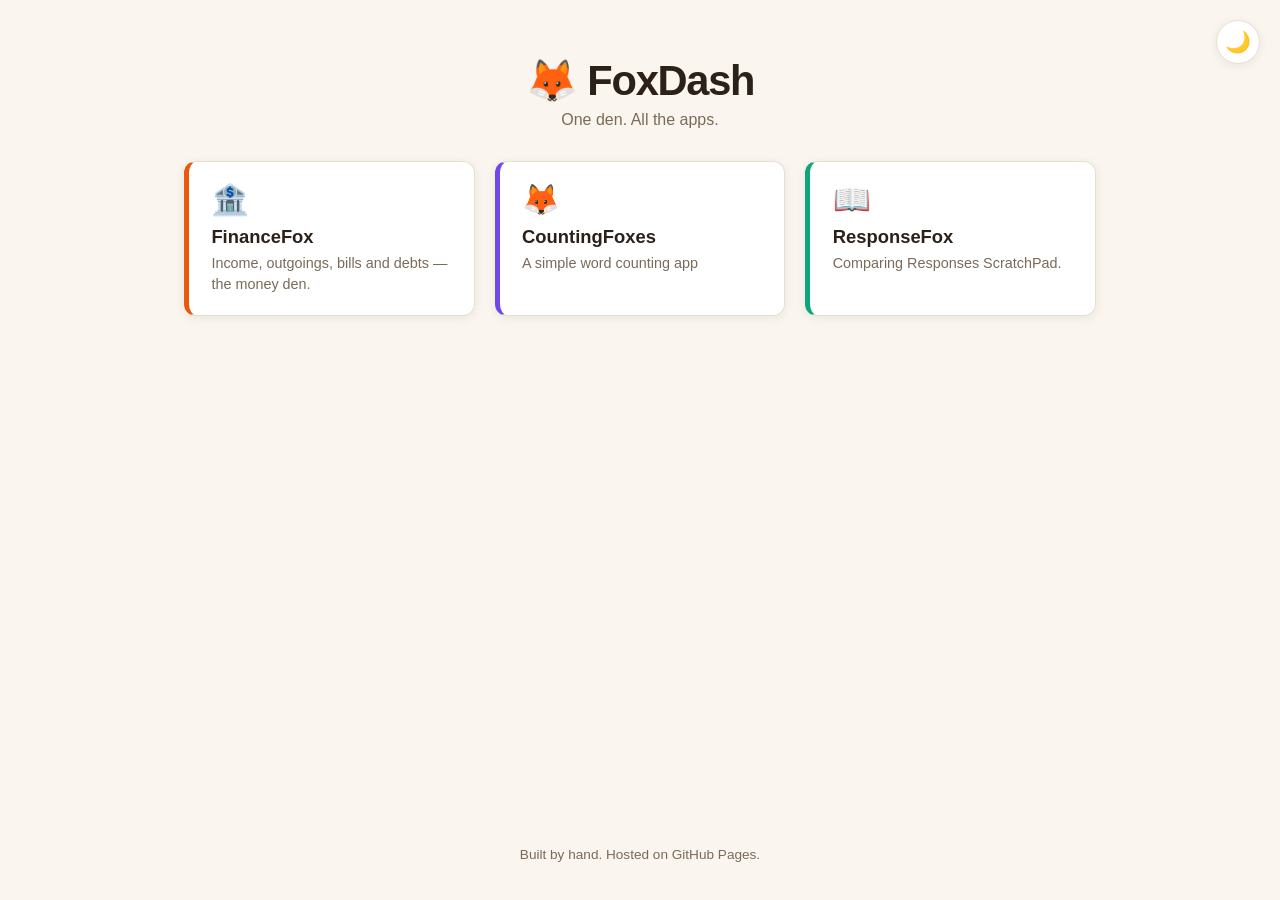
<file: index.html>
<!DOCTYPE html>
<html lang="en">
<head>
  <meta charset="UTF-8">
  <meta name="viewport" content="width=device-width, initial-scale=1.0">
  <title>FoxDash 🦊</title>
  <link rel="stylesheet" href="style.css">
</head>
<body>

  <header class="site-header">
    <div class="wordmark">
      <span class="fox" aria-hidden="true">🦊</span>
      <h1>FoxDash</h1>
    </div>
    <p class="tagline">One den. All the apps.</p>

    <!-- Theme toggle: the JS wires this up and swaps the icon -->
    <button id="theme-toggle" aria-label="Switch theme">🌙</button>
  </header>

  <main>
    <!--
      ⚠️ DON'T ADD APP CARDS HERE BY HAND.
      The cards are built automatically by script.js from the APPS list.
      To add or remove an app, edit the APPS array at the top of script.js.
    -->
    <section id="app-grid" class="app-grid"></section>

    <!-- Shown automatically if the APPS array is empty -->
    <p id="empty-message" class="empty-message" hidden>
      The den is empty. Add your first app in <code>script.js</code>.
    </p>
  </main>

  <footer class="site-footer">
    <p>Built by hand. Hosted on GitHub Pages.</p>
  </footer>

  <script src="script.js"></script>
</body>
</html>
</file>
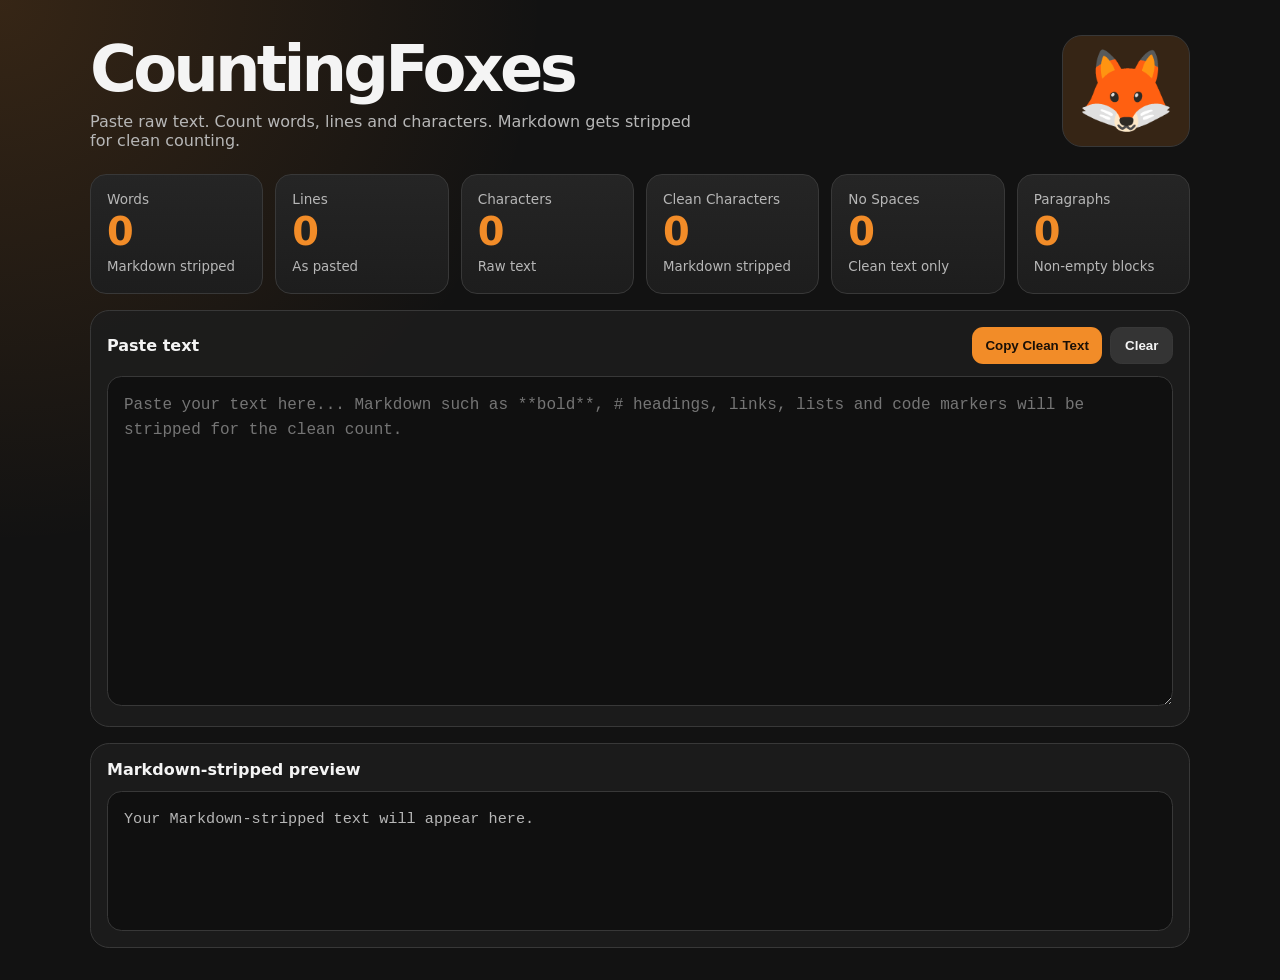
<file: CountingFoxes/index.html>
<!DOCTYPE html>
<html lang="en">
<head>
  <meta charset="UTF-8" />
  <meta name="viewport" content="width=device-width, initial-scale=1.0" />
  <title>CountingFoxes</title>
  <link rel="stylesheet" href="style.css" />
</head>
<body>
  <main class="app">
    <header class="header">
      <div>
        <h1>CountingFoxes</h1>
        <p>Paste raw text. Count words, lines and characters. Markdown gets stripped for clean counting.</p>
      </div>
      <div class="fox-mark">🦊</div>
    </header>

    <section class="counter-grid">
      <article class="counter-card">
        <span class="label">Words</span>
        <strong id="wordCount">0</strong>
        <small>Markdown stripped</small>
      </article>

      <article class="counter-card">
        <span class="label">Lines</span>
        <strong id="lineCount">0</strong>
        <small>As pasted</small>
      </article>

      <article class="counter-card">
        <span class="label">Characters</span>
        <strong id="charCount">0</strong>
        <small>Raw text</small>
      </article>

      <article class="counter-card">
        <span class="label">Clean Characters</span>
        <strong id="cleanCharCount">0</strong>
        <small>Markdown stripped</small>
      </article>

      <article class="counter-card">
        <span class="label">No Spaces</span>
        <strong id="noSpaceCharCount">0</strong>
        <small>Clean text only</small>
      </article>

      <article class="counter-card">
        <span class="label">Paragraphs</span>
        <strong id="paragraphCount">0</strong>
        <small>Non-empty blocks</small>
      </article>
    </section>

    <section class="editor-panel">
      <div class="panel-title">
        <h2>Paste text</h2>
        <div class="buttons">
          <button id="copyCleanBtn" type="button">Copy Clean Text</button>
          <button id="clearBtn" type="button" class="secondary">Clear</button>
        </div>
      </div>

      <textarea
        id="textInput"
        placeholder="Paste your text here... Markdown such as **bold**, # headings, links, lists and code markers will be stripped for the clean count."
        spellcheck="true"
      ></textarea>
    </section>

    <section class="preview-panel">
      <h2>Markdown-stripped preview</h2>
      <pre id="cleanPreview"></pre>
    </section>
  </main>

  <script src="script.js"></script>
</body>
</html>
</file>
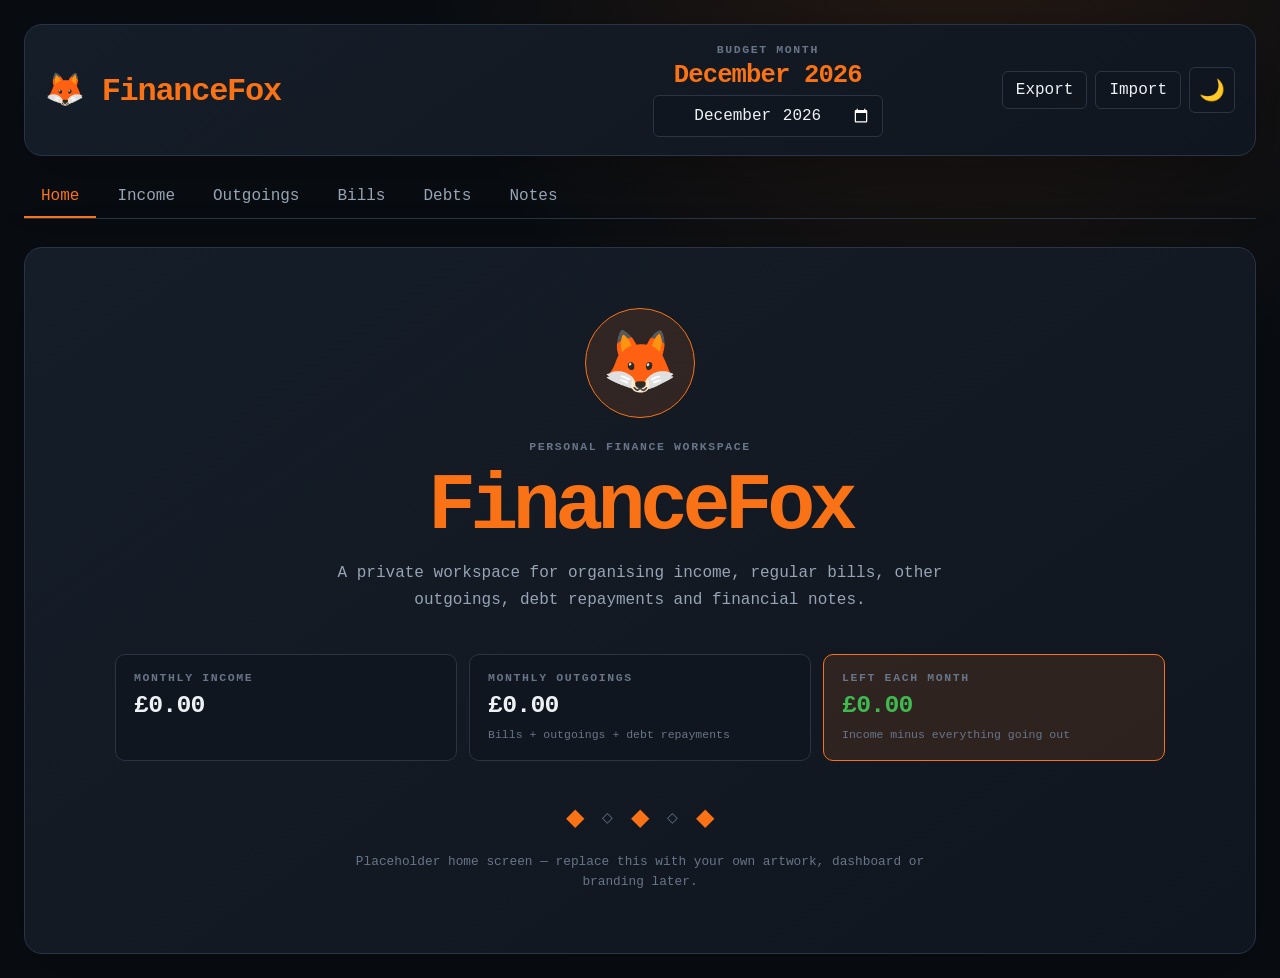
<file: FinanceFox/index.html>
<!DOCTYPE html>
<html lang="en" data-theme="dark">
<head>
  <meta charset="UTF-8" />
  <meta name="viewport" content="width=device-width, initial-scale=1.0" />
  <meta
    name="description"
    content="FinanceFox personal budgeting, outgoings and debt repayment tracker"
  />
  <title>FinanceFox</title>
  <link rel="stylesheet" href="style.css" />
  <script src="script.js" defer></script>
</head>
<body>
  <div class="app-shell">

    <!-- ==================================================
         HEADER
    =================================================== -->
    <header class="app-header">
      <div class="brand">
        <h1>🦊 FinanceFox</h1>
        <!-- <p>🌕 Money is Magick ✨ It makes the world go round! 🪙</p> -->
      </div>

      <div class="header-budget-month">
        <span class="eyebrow">BUDGET MONTH</span>
        <strong data-budget-month-display>Budget Month</strong>
        <input
          id="budget-month"
          type="month"
          aria-label="Select budget month"
        />
      </div>

      <div class="header-actions">
        <button
          id="export-data"
          class="secondary-button"
          type="button"
          title="Download all FinanceFox data as a backup file"
        >Export</button>
        <button
          id="import-data"
          class="secondary-button"
          type="button"
          title="Restore FinanceFox data from a backup file"
        >Import</button>
        <input id="import-file" type="file" accept=".json,application/json" hidden />
        <button
          id="theme-toggle"
          class="icon-button"
          type="button"
          aria-label="Switch colour theme"
        >🌙</button>
      </div>
    </header>

    <!-- ==================================================
         NAVIGATION
    =================================================== -->
    <nav class="tab-bar" aria-label="FinanceFox sections">
      <button class="tab active" type="button" data-tab="home">Home</button>
      <button class="tab" type="button" data-tab="income">Income</button>
      <button class="tab" type="button" data-tab="outgoings">Outgoings</button>
      <button class="tab" type="button" data-tab="bills">Bills</button>
      <button class="tab" type="button" data-tab="debts">Debts</button>
      <button class="tab" type="button" data-tab="notes">Notes</button>
    </nav>

    <main>
      <!-- ==================================================
           HOME / SPLASH
      =================================================== -->
      <section id="panel-home" class="panel active">
        <div class="home-splash">
          <div class="splash-symbol">🦊</div>
          <p class="eyebrow">PERSONAL FINANCE WORKSPACE</p>
          <h2>FinanceFox</h2>
          <p class="home-introduction">
            A private workspace for organising income, regular bills,
            other outgoings, debt repayments and financial notes.
          </p>

          <div class="home-stats">
            <div class="stat-card">
              <p class="eyebrow">MONTHLY INCOME</p>
              <strong id="home-income-total" class="stat-value">£0.00</strong>
            </div>
            <div class="stat-card">
              <p class="eyebrow">MONTHLY OUTGOINGS</p>
              <strong id="home-outgoings-total" class="stat-value">£0.00</strong>
              <small>Bills + outgoings + debt repayments</small>
            </div>
            <div id="home-leftover-card" class="stat-card stat-leftover">
              <p class="eyebrow">LEFT EACH MONTH</p>
              <strong id="home-leftover" class="stat-value">£0.00</strong>
              <small>Income minus everything going out</small>
            </div>
          </div>

          <div class="placeholder-art" aria-hidden="true">
            <span>◆</span><span>◇</span><span>◆</span><span>◇</span><span>◆</span>
          </div>
          <p class="placeholder-message">
            Placeholder home screen — replace this with your own artwork,
            dashboard or branding later.
          </p>
        </div>
      </section>

      <!-- ==================================================
           INCOME
      =================================================== -->
      <section id="panel-income" class="panel">
        <div class="section-heading">
          <div>
            <p class="eyebrow">MONEY COMING IN</p>
            <h2>Income</h2>
          </div>
          <div class="heading-tools">
            <button
              class="secondary-button"
              type="button"
              data-add-column="income"
            >+ Add Column</button>
          </div>
        </div>

        <form
          id="income-form"
          class="entry-form"
          data-entry-form="income"
        ></form>

        <p class="helper-text">
          The frequency sets the monthly maths automatically — for example
          “Every 2 weeks” counts an amount twice per month, so ESA of £250
          every two weeks becomes £500 in the monthly total. Use the Date
          column for when it arrives, e.g. “8th” or “Friday”.
        </p>

        <div class="table-frame">
          <table>
            <thead id="income-head"></thead>
            <tbody id="income-body"></tbody>
          </table>
        </div>

        <div class="summary-row">
          <div class="table-total">
            <span>Monthly Income</span>
            <strong id="income-total">£0.00</strong>
          </div>
        </div>

        <div class="budget-breakdown">
          <div class="breakdown-heading">
            <p class="eyebrow">MONTHLY INCOME PLAN</p>
            <h3>Income by Source</h3>
          </div>
          <div id="income-summary" class="summary-grid"></div>
        </div>
      </section>

      <!-- ==================================================
           OUTGOINGS
      =================================================== -->
      <section id="panel-outgoings" class="panel">
        <div class="section-heading">
          <div>
            <p class="eyebrow">VARIABLE AND PLANNED SPENDING</p>
            <h2>Outgoings</h2>
          </div>
          <div class="heading-tools">
            <div class="section-month-label">
              <span>Tracking payments for</span>
              <strong data-budget-month-display>Budget Month</strong>
            </div>
            <button
              class="secondary-button"
              type="button"
              data-add-column="outgoings"
            >+ Add Column</button>
          </div>
        </div>

        <form
          id="outgoings-form"
          class="entry-form"
          data-entry-form="outgoings"
        ></form>

        <div class="table-frame">
          <table>
            <thead id="outgoings-head"></thead>
            <tbody id="outgoings-body"></tbody>
          </table>
        </div>

        <div class="summary-row">
          <div class="table-total">
            <span>Monthly Outgoings</span>
            <strong id="outgoings-total">£0.00</strong>
          </div>
          <div class="table-total">
            <span>Paid This Month</span>
            <strong id="outgoings-paid-count">0/0</strong>
          </div>
        </div>
      </section>

      <!-- ==================================================
           BILLS
      =================================================== -->
      <section id="panel-bills" class="panel">
        <div class="section-heading">
          <div>
            <p class="eyebrow">FIXED AND REPEATING PAYMENTS</p>
            <h2>Bills</h2>
          </div>
          <div class="heading-tools">
            <div class="section-month-label">
              <span>Tracking payments for</span>
              <strong data-budget-month-display>Budget Month</strong>
            </div>
            <button
              class="secondary-button"
              type="button"
              data-add-column="bills"
            >+ Add Column</button>
          </div>
        </div>

        <form
          id="bills-form"
          class="entry-form"
          data-entry-form="bills"
        ></form>

        <div class="table-frame">
          <table>
            <thead id="bills-head"></thead>
            <tbody id="bills-body"></tbody>
          </table>
        </div>

        <div class="summary-row">
          <div class="table-total">
            <span>Monthly Bills</span>
            <strong id="bills-total">£0.00</strong>
          </div>
          <div class="table-total">
            <span>Paid This Month</span>
            <strong id="bills-paid-count">0/0</strong>
          </div>
        </div>
      </section>

      <!-- ==================================================
           DEBTS
      =================================================== -->
      <section id="panel-debts" class="panel">
        <div class="section-heading">
          <div>
            <p class="eyebrow">REPAYMENT PLANNING</p>
            <h2>Debts</h2>
          </div>
          <div class="heading-tools">
            <div class="section-month-label">
              <span>Tracking repayments for</span>
              <strong data-budget-month-display>Budget Month</strong>
            </div>
          </div>
        </div>

        <form id="debt-form" class="entry-form debt-form">
          <input
            type="text"
            data-field="originalCompany"
            placeholder="Original company"
            aria-label="Original company or creditor"
          />
          <input
            type="text"
            data-field="originalReference"
            placeholder="Original reference"
            aria-label="Original account reference"
          />
          <input
            type="text"
            data-field="collectionAgency"
            placeholder="DCA / collection agency"
            aria-label="Debt collection agency"
          />
          <input
            type="text"
            data-field="collectionReference"
            placeholder="DCA reference"
            aria-label="Collection account reference"
          />
          <input
            type="number"
            data-field="originalAmount"
            placeholder="Amount owed"
            aria-label="Total amount owed"
            min="0"
            step="0.01"
          />
          <input
            type="number"
            data-field="repaymentAmount"
            placeholder="Cost per payment"
            aria-label="Cost per repayment"
            min="0"
            step="0.01"
          />
          <select data-field="frequency" aria-label="Repayment frequency">
            <option value="monthly">Monthly</option>
            <option value="twice-monthly">Twice monthly</option>
            <option value="weekly">Weekly</option>
            <option value="fortnightly">Every 2 weeks</option>
            <option value="four-weekly">Every 4 weeks</option>
            <option value="quarterly">Quarterly</option>
            <option value="annual">Annually</option>
            <option value="other">Other</option>
          </select>
          <input
            type="text"
            data-field="paymentDate"
            placeholder="Date, e.g. 20th"
            aria-label="Repayment date"
          />
          <button class="primary-button" type="submit">+ Add Debt</button>
        </form>

        <p class="helper-text">
          The tracker works out the number of payments from Amount Owed ÷ Cost.
          Amount Owed isn’t shown as a column, but it powers the Left and
          Remaining figures — edit it any time by clicking a debt’s remaining
          badge below.
        </p>

        <div class="table-frame debt-table-frame">
          <table>
            <thead>
              <tr>
                <th>Original</th>
                <th>Ref</th>
                <th>DCA</th>
                <th>Ref</th>
                <th>Cost</th>
                <th>Frequency</th>
                <th>Date</th>
                <th>Left</th>
                <th>Remaining</th>
                <th>Paid?</th>
                <th>Delete</th>
              </tr>
            </thead>
            <tbody id="debt-body"></tbody>
          </table>
        </div>

        <div class="summary-row">
          <div class="table-total">
            <span>Monthly Debt Repayments</span>
            <strong id="debt-monthly-total">£0.00</strong>
          </div>
          <div class="table-total">
            <span>Total Debt Remaining</span>
            <strong id="debt-remaining-total">£0.00</strong>
          </div>
        </div>

        <div class="budget-breakdown">
          <div class="breakdown-heading">
            <p class="eyebrow">MONTHLY COMMITMENTS</p>
            <h3>Debt Repayments by Account</h3>
          </div>
          <div id="debt-payment-summary" class="summary-grid"></div>
        </div>

        <div class="timeline-heading">
          <p class="eyebrow">RIGHT-TO-LEFT REPAYMENT TRACKERS</p>
          <h3>Debt Timelines</h3>
          <p>
            One block per payment. The final block is paid first, so the unpaid
            section shrinks from right to left as you tick payments off. The
            outlined green tick is the latest payment and can be clicked to undo it.
          </p>
        </div>

        <div id="debt-timelines" class="debt-timelines"></div>
      </section>

      <!-- ==================================================
           NOTES
      =================================================== -->
      <section id="panel-notes" class="panel">
        <div class="section-heading">
          <div>
            <p class="eyebrow">FINANCIAL DIARY</p>
            <h2>Notes</h2>
          </div>
        </div>

        <form id="notes-form" class="notes-form">
          <input
            id="note-title"
            type="text"
            placeholder="Note title"
            aria-label="Note title"
            required
          />
          <textarea
            id="note-body"
            placeholder="Write your note here..."
            aria-label="Note body"
            rows="8"
            required
          ></textarea>
          <button class="primary-button" type="submit">Save Note</button>
        </form>

        <div class="diary-heading">
          <p class="eyebrow">CHRONOLOGICAL RECORD</p>
          <h3>Diary</h3>
        </div>
        <div id="notes-list" class="notes-list"></div>
      </section>
    </main>
  </div>
</body>
</html>
</file>
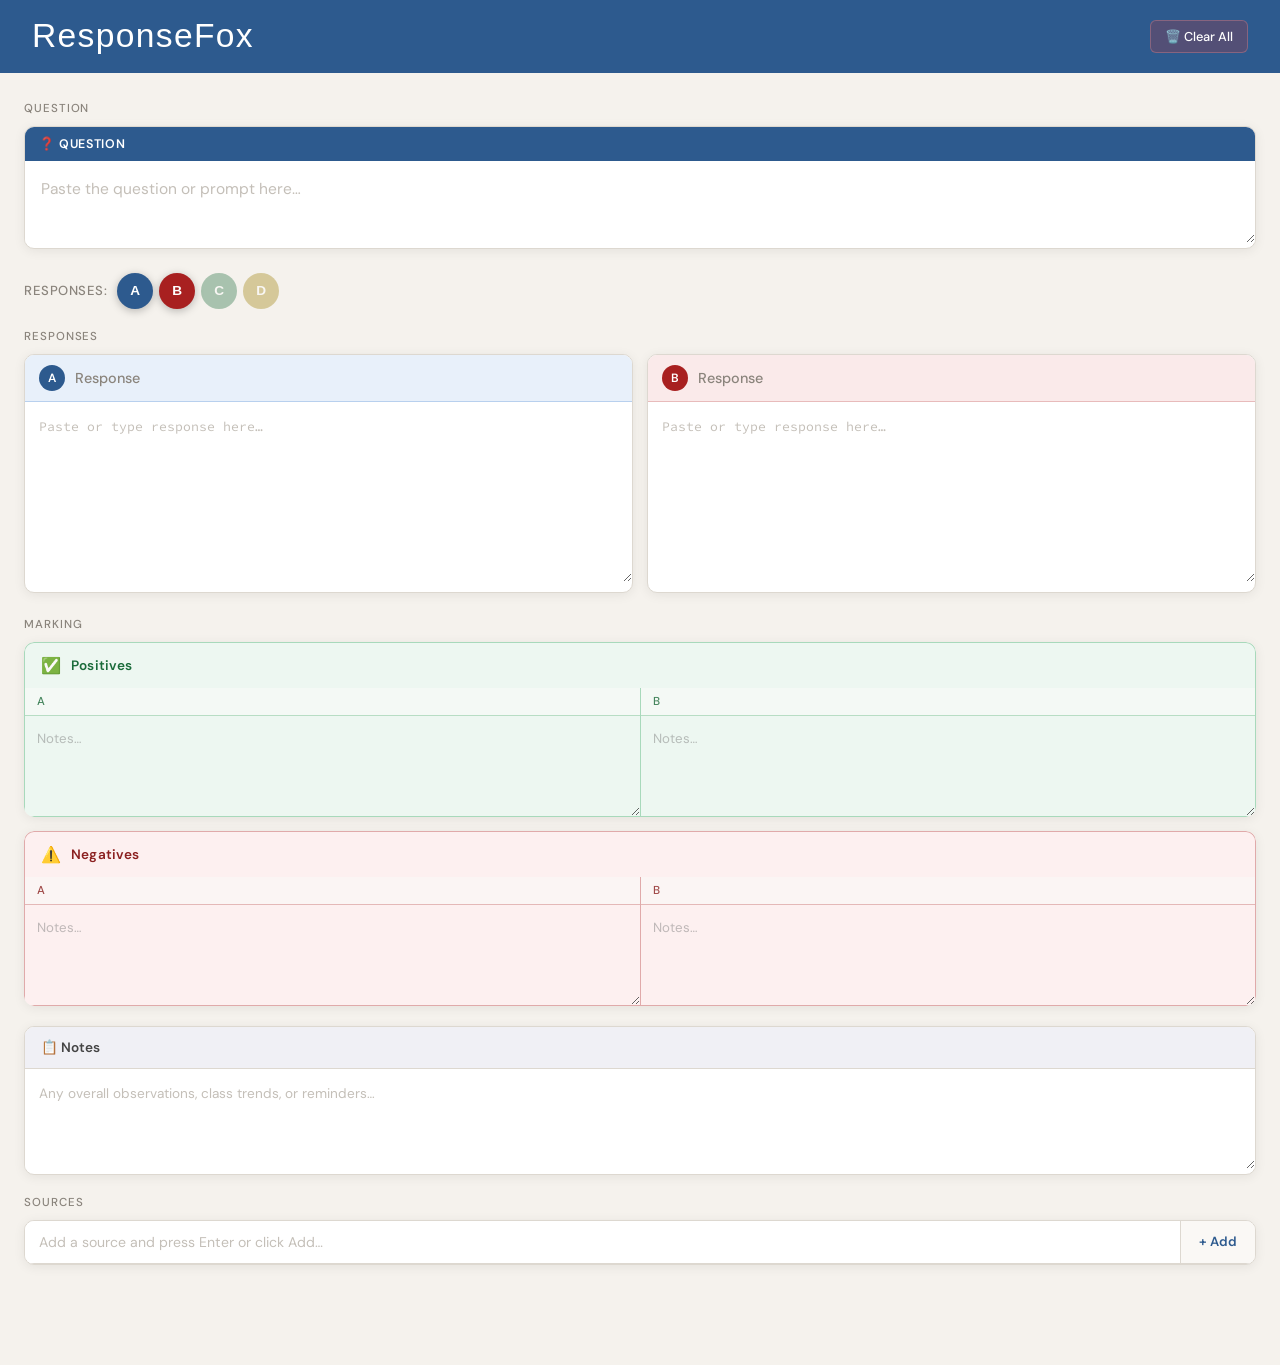
<file: ResponseFox/index.html>
<!DOCTYPE html>
<html lang="en">
<head>
<meta charset="UTF-8">
<meta name="viewport" content="width=device-width, initial-scale=1.0">
<title>ResponseFox</title>
<link href="https://fonts.googleapis.com/css2?family=Lora:wght@400;600&family=Source+Code+Pro:wght@400;500&family=DM+Sans:wght@300;400;500&display=swap" rel="stylesheet">
<style>
  :root {
    --bg: #f5f2ed;
    --surface: #ffffff;
    --surface2: #faf8f5;
    --border: #ddd8d0;
    --text: #1a1714;
    --text-muted: #8a847c;
    --accent: #2d5a8e;
    --accent-light: #e8f0fa;
    --pos: #1a6b3a;
    --pos-bg: #edf7f1;
    --pos-border: #a8d9bb;
    --neg: #8b2020;
    --neg-bg: #fdf0f0;
    --neg-border: #e0aaaa;
    --shadow: 0 2px 12px rgba(0,0,0,0.07);
    --radius: 10px;
  }

  * { box-sizing: border-box; margin: 0; padding: 0; }

  body {
    font-family: 'DM Sans', sans-serif;
    background: var(--bg);
    color: var(--text);
    min-height: 100vh;
    padding: 0 0 60px;
  }

  header {
    background: var(--accent);
    color: white;
    padding: 18px 32px;
    display: flex;
    align-items: center;
    justify-content: space-between;
    gap: 16px;
    flex-wrap: wrap;
  }

  header h1 {
    font-family: Impact, 'Arial Narrow', sans-serif;
    font-size: 2.1rem;
    font-weight: 400;
    letter-spacing: 0.04em;
    line-height: 1.1;
  }

  header p {
    display: none;
  }

  .header-controls {
    display: flex;
    align-items: center;
    gap: 10px;
    flex-wrap: wrap;
  }

  .btn {
    border: none;
    border-radius: 6px;
    padding: 7px 14px;
    font-family: 'DM Sans', sans-serif;
    font-size: 0.8rem;
    font-weight: 500;
    cursor: pointer;
    transition: all 0.15s;
  }

  .btn-ghost {
    background: rgba(255,255,255,0.15);
    color: white;
    border: 1px solid rgba(255,255,255,0.3);
  }
  .btn-ghost:hover { background: rgba(255,255,255,0.25); }

  .btn-danger {
    background: rgba(200,50,50,0.25);
    color: white;
    border: 1px solid rgba(255,150,150,0.3);
  }
  .btn-danger:hover { background: rgba(200,50,50,0.4); }

  .main {
    max-width: 1400px;
    margin: 0 auto;
    padding: 28px 24px 0;
  }

  /* ── Student count controls ── */
  .count-bar {
    display: flex;
    align-items: center;
    gap: 10px;
    margin-bottom: 20px;
    flex-wrap: wrap;
  }

  .count-bar label {
    font-size: 0.82rem;
    font-weight: 500;
    color: var(--text-muted);
    letter-spacing: 0.04em;
    text-transform: uppercase;
  }

  .count-pills {
    display: flex;
    gap: 6px;
  }

  .pill {
    width: 36px;
    height: 36px;
    border-radius: 50%;
    border: 2px solid transparent;
    font-size: 0.85rem;
    font-weight: 700;
    cursor: pointer;
    transition: all 0.15s;
    display: flex;
    align-items: center;
    justify-content: center;
    opacity: 0.35;
    color: white;
  }

  .pill:hover { opacity: 0.7; transform: scale(1.08); }
  .pill.active { opacity: 1; box-shadow: 0 2px 8px rgba(0,0,0,0.25); }

  .pill-a { background: #2d5a8e; }
  .pill-b { background: #a82020; }
  .pill-c { background: #1a6b3a; }
  .pill-d { background: #9a7d00; }

  /* ── Response colour accents ── */
  .student-header { background: var(--surface2); border-bottom: 1px solid var(--border); }
  .student-num    { background: var(--accent); }

  .student-header.resp-a { background: #e8f0fa; border-bottom-color: #b8d0ee; }
  .student-header.resp-b { background: #faeaea; border-bottom-color: #e8bbbb; }
  .student-header.resp-c { background: #e8f7ee; border-bottom-color: #b0ddc0; }
  .student-header.resp-d { background: #faf5dc; border-bottom-color: #ddd09a; }

  .student-header.resp-a .student-num { background: #2d5a8e; }
  .student-header.resp-b .student-num { background: #a82020; }
  .student-header.resp-c .student-num { background: #1a6b3a; }
  .student-header.resp-d .student-num { background: #9a7d00; }

  /* ── Notes general box ── */
  .notes-general-box {
    background: var(--surface);
    border: 1px solid var(--border);
    border-radius: var(--radius);
    box-shadow: var(--shadow);
    overflow: hidden;
    margin-bottom: 20px;
  }

  .notes-general-header {
    display: flex;
    align-items: center;
    gap: 10px;
    padding: 12px 16px;
    font-size: 0.85rem;
    font-weight: 600;
    background: #f0f0f5;
    border-bottom: 1px solid var(--border);
    color: #444;
  }

  .notes-general-textarea {
    width: 100%;
    border: none;
    resize: vertical;
    padding: 14px;
    font-family: 'DM Sans', sans-serif;
    font-size: 0.85rem;
    line-height: 1.65;
    color: var(--text);
    background: var(--surface);
    outline: none;
    min-height: 100px;
  }

  .notes-general-textarea::placeholder { color: #c4bfb8; }

  /* ── Question box ── */
  .question-box {
    background: var(--surface);
    border: 1px solid var(--border);
    border-radius: var(--radius);
    box-shadow: var(--shadow);
    overflow: hidden;
    margin-bottom: 24px;
  }

  .question-box-header {
    display: flex;
    align-items: center;
    gap: 8px;
    padding: 9px 14px;
    background: var(--accent);
    color: white;
    font-size: 0.78rem;
    font-weight: 600;
    letter-spacing: 0.05em;
    text-transform: uppercase;
  }

  .question-textarea {
    width: 100%;
    border: none;
    resize: vertical;
    padding: 16px;
    font-family: 'DM Sans', sans-serif;
    font-size: 0.97rem;
    font-weight: 700;
    line-height: 1.6;
    color: var(--text);
    background: var(--surface);
    outline: none;
    min-height: 80px;
  }

  .question-textarea::placeholder { color: #c4bfb8; font-weight: 400; }

  /* ── Work comparison grid ── */
  .section-label {
    font-size: 0.72rem;
    font-weight: 500;
    letter-spacing: 0.08em;
    text-transform: uppercase;
    color: var(--text-muted);
    margin-bottom: 10px;
  }

  .students-grid {
    display: grid;
    gap: 14px;
    margin-bottom: 24px;
  }

  .student-card {
    background: var(--surface);
    border: 1px solid var(--border);
    border-radius: var(--radius);
    box-shadow: var(--shadow);
    overflow: hidden;
    display: flex;
    flex-direction: column;
  }

  .student-header {
    display: flex;
    align-items: center;
    gap: 10px;
    padding: 10px 14px;
  }

  .student-num {
    width: 26px;
    height: 26px;
    border-radius: 50%;
    color: white;
    font-size: 0.75rem;
    font-weight: 600;
    display: flex;
    align-items: center;
    justify-content: center;
    flex-shrink: 0;
  }

  .student-name-input {
    flex: 1;
    border: none;
    background: transparent;
    font-family: 'DM Sans', sans-serif;
    font-size: 0.9rem;
    font-weight: 500;
    color: var(--text);
    outline: none;
    min-width: 0;
  }

  .student-name-input::placeholder { color: var(--text-muted); }

  .work-textarea {
    flex: 1;
    width: 100%;
    border: none;
    resize: vertical;
    padding: 14px;
    font-family: 'Source Code Pro', monospace;
    font-size: 0.82rem;
    line-height: 1.65;
    color: var(--text);
    background: var(--surface);
    outline: none;
    min-height: 180px;
  }

  .work-textarea::placeholder { color: #c4bfb8; }

  /* ── Notes section ── */
  .notes-section {
    display: grid;
    gap: 14px;
    margin-bottom: 20px;
  }

  .notes-group {
    border-radius: var(--radius);
    overflow: hidden;
    box-shadow: var(--shadow);
  }

  .notes-group-header {
    display: flex;
    align-items: center;
    gap: 10px;
    padding: 12px 16px;
    font-size: 0.85rem;
    font-weight: 600;
    letter-spacing: 0.01em;
  }

  .notes-group.positives .notes-group-header {
    background: var(--pos-bg);
    border: 1px solid var(--pos-border);
    border-bottom: none;
    color: var(--pos);
    border-radius: var(--radius) var(--radius) 0 0;
  }

  .notes-group.negatives .notes-group-header {
    background: var(--neg-bg);
    border: 1px solid var(--neg-border);
    border-bottom: none;
    color: var(--neg);
    border-radius: var(--radius) var(--radius) 0 0;
  }

  .notes-icon {
    font-size: 1rem;
  }

  .notes-columns {
    display: grid;
    gap: 0;
    border-radius: 0 0 var(--radius) var(--radius);
    overflow: hidden;
  }

  .notes-cell {
    border: 1px solid var(--border);
    border-top: none;
    display: flex;
    flex-direction: column;
  }

  .notes-group.positives .notes-cell {
    border-color: var(--pos-border);
  }
  .notes-group.negatives .notes-cell {
    border-color: var(--neg-border);
  }

  .notes-cell:not(:last-child) {
    border-right: none;
  }

  .notes-cell-header {
    padding: 6px 12px;
    font-size: 0.72rem;
    font-weight: 500;
    color: var(--text-muted);
    border-bottom: 1px solid var(--border);
    background: var(--surface2);
  }

  .notes-group.positives .notes-cell-header {
    border-color: var(--pos-border);
    background: #f4fbf7;
    color: var(--pos);
    opacity: 0.8;
  }

  .notes-group.negatives .notes-cell-header {
    border-color: var(--neg-border);
    background: #fdf6f6;
    color: var(--neg);
    opacity: 0.8;
  }

  .notes-textarea {
    flex: 1;
    width: 100%;
    border: none;
    resize: vertical;
    padding: 12px;
    font-family: 'DM Sans', sans-serif;
    font-size: 0.83rem;
    line-height: 1.6;
    outline: none;
    min-height: 100px;
  }

  .notes-group.positives .notes-textarea {
    background: var(--pos-bg);
    color: #133d24;
  }

  .notes-group.negatives .notes-textarea {
    background: var(--neg-bg);
    color: #5a1010;
  }

  .notes-textarea::placeholder { opacity: 0.45; }

  /* ── Word count badge ── */
  .wc {
    font-size: 0.68rem;
    color: var(--text-muted);
    padding: 4px 14px 6px;
    text-align: right;
  }

  /* ── Export area ── */
  .export-bar {
    display: flex;
    gap: 10px;
    flex-wrap: wrap;
    margin-top: 24px;
    padding-top: 20px;
    border-top: 1px solid var(--border);
  }

  .btn-primary {
    background: var(--accent);
    color: white;
    border: none;
    padding: 9px 20px;
    border-radius: 7px;
    font-family: 'DM Sans', sans-serif;
    font-size: 0.85rem;
    font-weight: 500;
    cursor: pointer;
    transition: all 0.15s;
  }

  .btn-primary:hover { background: #244d7a; }

  .btn-outline {
    background: transparent;
    color: var(--accent);
    border: 1.5px solid var(--accent);
    padding: 9px 20px;
    border-radius: 7px;
    font-family: 'DM Sans', sans-serif;
    font-size: 0.85rem;
    font-weight: 500;
    cursor: pointer;
    transition: all 0.15s;
  }

  .btn-outline:hover { background: var(--accent-light); }

  /* ── Sources section ── */
  .sources-box {
    background: var(--surface);
    border: 1px solid var(--border);
    border-radius: var(--radius);
    box-shadow: var(--shadow);
    overflow: hidden;
    margin-bottom: 40px;
  }

  .sources-input-row {
    display: flex;
    gap: 0;
    border-bottom: 1px solid var(--border);
  }

  .source-input {
    flex: 1;
    border: none;
    padding: 12px 14px;
    font-family: 'DM Sans', sans-serif;
    font-size: 0.88rem;
    color: var(--text);
    background: var(--surface);
    outline: none;
  }

  .source-input::placeholder { color: #c4bfb8; }

  .btn-add-source {
    border: none;
    border-left: 1px solid var(--border);
    background: var(--surface2);
    color: var(--accent);
    font-family: 'DM Sans', sans-serif;
    font-size: 0.83rem;
    font-weight: 600;
    padding: 0 18px;
    cursor: pointer;
    transition: background 0.15s;
    white-space: nowrap;
  }

  .btn-add-source:hover { background: var(--accent-light); }

  .sources-list {
    list-style: none;
    padding: 0;
  }

  .sources-list:empty { display: none; }

  .source-item {
    display: flex;
    align-items: flex-start;
    gap: 10px;
    padding: 9px 14px;
    border-bottom: 1px solid var(--border);
    font-size: 0.85rem;
    line-height: 1.5;
  }

  .source-item:last-child { border-bottom: none; }

  .source-bullet {
    color: var(--accent);
    font-weight: 700;
    flex-shrink: 0;
    margin-top: 1px;
  }

  .source-text {
    flex: 1;
    word-break: break-word;
  }

  .source-remove {
    border: none;
    background: none;
    color: var(--text-muted);
    cursor: pointer;
    font-size: 0.95rem;
    padding: 0 2px;
    line-height: 1;
    flex-shrink: 0;
    opacity: 0.5;
    transition: opacity 0.15s;
  }

  .source-remove:hover { opacity: 1; color: var(--neg); }

  .sources-md-preview {
    background: var(--surface2);
    border-top: 1px solid var(--border);
    padding: 12px 14px;
    position: relative;
  }

  .sources-md-label {
    font-size: 0.68rem;
    letter-spacing: 0.07em;
    text-transform: uppercase;
    color: var(--text-muted);
    margin-bottom: 8px;
    font-weight: 500;
  }

  .sources-md-preview pre {
    font-family: 'Source Code Pro', monospace;
    font-size: 0.78rem;
    line-height: 1.7;
    color: var(--text);
    white-space: pre-wrap;
    word-break: break-word;
  }

  .btn-copy-sources {
    position: absolute;
    top: 12px;
    right: 14px;
    border: 1.5px solid var(--border);
    background: var(--surface);
    color: var(--accent);
    font-family: 'DM Sans', sans-serif;
    font-size: 0.75rem;
    font-weight: 500;
    padding: 4px 10px;
    border-radius: 5px;
    cursor: pointer;
    transition: all 0.15s;
  }

  .btn-copy-sources:hover { background: var(--accent-light); border-color: var(--accent); }

  /* ── Print styles ── */
  @media print {
    header { background: #1a1714 !important; -webkit-print-color-adjust: exact; print-color-adjust: exact; }
    .count-bar, .export-bar, .header-controls { display: none !important; }
    body { padding: 0; }
    .main { padding: 16px; }
    .work-textarea, .notes-textarea { resize: none; }
  }

  /* ── Toast ── */
  .toast {
    position: fixed;
    bottom: 24px;
    right: 24px;
    background: #1a1714;
    color: white;
    padding: 10px 18px;
    border-radius: 8px;
    font-size: 0.83rem;
    font-weight: 500;
    opacity: 0;
    transform: translateY(8px);
    transition: all 0.25s;
    pointer-events: none;
    z-index: 100;
  }
  .toast.show { opacity: 1; transform: translateY(0); }
</style>
</head>
<body>

<header>
  <div>
    <h1>ResponseFox</h1>
  </div>
  <div class="header-controls">
    <button class="btn btn-danger" onclick="clearAll()">🗑️ Clear All</button>
  </div>
</header>

<div class="main">

  <div class="section-label">Question</div>
  <div class="question-box">
    <div class="question-box-header">❓ Question </div>
    <textarea class="question-textarea" id="questionText" placeholder="Paste the question or prompt here…"></textarea>
  </div>

  <div class="count-bar">
    <label>Responses:</label>
    <div class="count-pills" id="countPills"></div>
  </div>

  <div class="section-label">Responses</div>
  <div class="students-grid" id="studentsGrid"></div>

  <div class="section-label">Marking</div>
  <div class="notes-section" id="notesSection">

    <div class="notes-group positives">
      <div class="notes-group-header">
        <span class="notes-icon">✅</span> Positives
      </div>
      <div class="notes-columns" id="posColumns"></div>
    </div>

    <div class="notes-group negatives">
      <div class="notes-group-header">
        <span class="notes-icon">⚠️</span> Negatives
      </div>
      <div class="notes-columns" id="negColumns"></div>
    </div>

  </div>


  <div class="notes-general-box">
    <div class="notes-general-header">📋 Notes</div>
    <textarea class="notes-general-textarea" id="generalNotes" placeholder="Any overall observations, class trends, or reminders…"></textarea>
  </div>

  <div class="section-label">Sources</div>
  <div class="sources-box" id="sourcesBox">
    <div class="sources-input-row">
      <input type="text" id="sourceInput" class="source-input" placeholder="Add a source and press Enter or click Add…">
      <button class="btn-add-source" onclick="addSource()">+ Add</button>
    </div>
    <ul class="sources-list" id="sourcesList"></ul>
    <div class="sources-md-preview" id="sourcesMdPreview" style="display:none">
      <div class="sources-md-label">Markdown output</div>
      <pre id="sourcesMd"></pre>
      <button class="btn-copy-sources" onclick="copySources()">📋 Copy</button>
    </div>
  </div>

</div>

<div class="toast" id="toast"></div>


<script>
  let studentCount = 2;
  const MAX = 4;
  const LABELS = ['A', 'B', 'C', 'D'];
  const PILL_CLASSES = ['pill-a', 'pill-b', 'pill-c', 'pill-d'];
  const RESP_CLASSES = ['resp-a', 'resp-b', 'resp-c', 'resp-d'];

  function buildPills() {
    const container = document.getElementById('countPills');
    container.innerHTML = '';
    for (let i = 0; i < MAX; i++) {
      const b = document.createElement('button');
      b.className = `pill ${PILL_CLASSES[i]}` + (i < studentCount ? ' active' : '');
      b.textContent = LABELS[i];
      b.onclick = () => setCount(i + 1);
      container.appendChild(b);
    }
  }

  function setCount(n) {
    studentCount = n;
    buildPills();
    buildGrid();
  }

  function buildGrid() {
    buildStudents();
    buildNoteColumns('posColumns', 'pos');
    buildNoteColumns('negColumns', 'neg');
    updateGridCols();
  }

  function updateGridCols() {
    const grid = document.getElementById('studentsGrid');
    grid.style.gridTemplateColumns = `repeat(${studentCount}, 1fr)`;
    document.getElementById('posColumns').style.gridTemplateColumns = `repeat(${studentCount}, 1fr)`;
    document.getElementById('negColumns').style.gridTemplateColumns = `repeat(${studentCount}, 1fr)`;
  }

  function buildStudents() {
    const grid = document.getElementById('studentsGrid');
    const oldNames = [...grid.querySelectorAll('.student-name-input')].map(e => e.value);
    const oldWork  = [...grid.querySelectorAll('.work-textarea')].map(e => e.value);
    grid.innerHTML = '';

    for (let i = 0; i < studentCount; i++) {
      const card = document.createElement('div');
      card.className = 'student-card';
      const header = document.createElement('div');
      header.className = `student-header ${RESP_CLASSES[i]}`;
      header.innerHTML = `
        <div class="student-num">${LABELS[i]}</div>
        <input class="student-name-input" placeholder="Response" value="${escHtml(oldNames[i] || '')}">
      `;
      const ta = document.createElement('textarea');
      ta.className = 'work-textarea';
      ta.placeholder = 'Paste or type response here…';
      ta.value = oldWork[i] || '';
      const wc = document.createElement('div');
      wc.className = 'wc';
      wc.id = `wc-s${i}`;
      card.appendChild(header);
      card.appendChild(ta);
      card.appendChild(wc);
      grid.appendChild(card);

      ta.addEventListener('input', () => updateWC(ta, `wc-s${i}`));
      updateWC(ta, `wc-s${i}`);
    }
  }

  function buildNoteColumns(containerId, prefix) {
    const container = document.getElementById(containerId);
    const oldVals = [...container.querySelectorAll('.notes-textarea')].map(e => e.value);
    container.innerHTML = '';

    for (let i = 0; i < studentCount; i++) {
      const cell = document.createElement('div');
      cell.className = 'notes-cell';
      cell.innerHTML = `
        <div class="notes-cell-header" id="${prefix}-label-${i}">${LABELS[i]}</div>
        <textarea class="notes-textarea" placeholder="Notes…">${escHtml(oldVals[i] || '')}</textarea>
      `;
      container.appendChild(cell);
    }

    syncNoteHeaders();
  }

  function syncNoteHeaders() {
    const names = [...document.querySelectorAll('.student-name-input')].map(e => e.value.trim());
    for (let i = 0; i < studentCount; i++) {
      const label = names[i] ? `${LABELS[i]} — ${names[i]}` : LABELS[i];
      const ph = document.getElementById(`pos-label-${i}`);
      const nh = document.getElementById(`neg-label-${i}`);
      if (ph) ph.textContent = label;
      if (nh) nh.textContent = label;
    }
  }

  document.addEventListener('input', e => {
    if (e.target.classList.contains('student-name-input')) syncNoteHeaders();
  });

  function updateWC(ta, id) {
    const words = ta.value.trim() === '' ? 0 : ta.value.trim().split(/\s+/).length;
    const el = document.getElementById(id);
    if (el) el.textContent = words > 0 ? `${words} words` : '';
  }

  function escHtml(str) {
    return str.replace(/&/g,'&amp;').replace(/</g,'&lt;').replace(/>/g,'&gt;').replace(/"/g,'&quot;');
  }

  // ── Sources ──
  let sources = [];

  document.getElementById('sourceInput').addEventListener('keydown', e => {
    if (e.key === 'Enter') addSource();
  });

  function addSource() {
    const input = document.getElementById('sourceInput');
    const val = input.value.trim();
    if (!val) return;
    sources.push(val);
    input.value = '';
    renderSources();
  }

  function removeSource(i) {
    sources.splice(i, 1);
    renderSources();
  }

  function renderSources() {
    const list = document.getElementById('sourcesList');
    const preview = document.getElementById('sourcesMdPreview');
    const mdEl = document.getElementById('sourcesMd');

    list.innerHTML = '';
    sources.forEach((s, i) => {
      const li = document.createElement('li');
      li.className = 'source-item';
      li.innerHTML = `
        <span class="source-bullet">*</span>
        <span class="source-text">${escHtml(s)}</span>
        <button class="source-remove" onclick="removeSource(${i})" title="Remove">✕</button>
      `;
      list.appendChild(li);
    });

    if (sources.length > 0) {
      preview.style.display = 'block';
      mdEl.textContent = sources.map(s => `* ${s}`).join('\n');
    } else {
      preview.style.display = 'none';
    }
  }

  function copySources() {
    const md = sources.map(s => `* ${s}`).join('\n');
    navigator.clipboard.writeText(md).then(() => toast('Sources copied!'));
  }

  function clearAll() {
    if (!confirm('Clear everything and start fresh?')) return;
    document.querySelectorAll('textarea, .student-name-input').forEach(e => e.value = '');
    document.querySelectorAll('[id^="wc-s"]').forEach(e => e.textContent = '');
    document.getElementById('questionText').value = '';
    document.getElementById('generalNotes').value = '';
    sources = [];
    renderSources();
    syncNoteHeaders();
    toast('Cleared.');
  }

  function toast(msg) {
    const el = document.getElementById('toast');
    el.textContent = msg;
    el.classList.add('show');
    setTimeout(() => el.classList.remove('show'), 2500);
  }

  // ── Init ──
  buildPills();
  buildGrid();
</script>
</body>
</html>
</file>
<file: style.css>
/* ============================================================
   FoxDash — style.css
   ------------------------------------------------------------
   THEMES: both themes live at the top as CSS variables.
   The <html> element gets data-theme="dark" or data-theme="light"
   (script.js sets this). Everything below just uses the variables,
   so you never need to write "dark mode" styles twice.
   ============================================================ */

/* ---------- LIGHT THEME (default) ---------- */
:root {
  --bg:          #faf6ef;   /* warm snow */
  --surface:     #ffffff;   /* card background */
  --text:        #2b2118;   /* dark earth */
  --text-soft:   #7a6a58;   /* muted labels */
  --accent:      #e8590c;   /* fox orange */
  --accent-soft: #ffe8d9;   /* pale fox — hover wash */
  --border:      #e8dfd2;
  --shadow:      0 2px 10px rgba(43, 33, 24, 0.08);
}

/* ---------- DARK THEME ---------- */
[data-theme="dark"] {
  --bg:          #16130f;   /* night forest */
  --surface:     #221d17;
  --text:        #f2ece3;
  --text-soft:   #a3937f;
  --accent:      #ff7a2f;   /* fox orange glows brighter at night */
  --accent-soft: #33241a;
  --border:      #362e24;
  --shadow:      0 2px 12px rgba(0, 0, 0, 0.45);
}

/* ---------- BASE ---------- */
* { box-sizing: border-box; }

body {
  margin: 0;
  font-family: -apple-system, BlinkMacSystemFont, "Segoe UI", sans-serif;
  background: var(--bg);
  color: var(--text);
  min-height: 100vh;
  display: flex;
  flex-direction: column;
  transition: background 0.3s ease, color 0.3s ease;
}

/* ---------- HEADER ---------- */
.site-header {
  position: relative;
  text-align: center;
  padding: 3.5rem 1.5rem 2rem;
}

.wordmark {
  display: inline-flex;
  align-items: center;
  gap: 0.6rem;
}

.wordmark .fox {
  font-size: 2.6rem;
  /* Gentle idle bob — respects reduced-motion below */
  animation: bob 4s ease-in-out infinite;
}

@keyframes bob {
  0%, 100% { transform: translateY(0); }
  50%      { transform: translateY(-6px); }
}

.wordmark h1 {
  margin: 0;
  font-size: 2.6rem;
  font-weight: 800;
  letter-spacing: -0.03em;
}

/* "Dash" gets the accent colour — cheap trick, big branding */
.wordmark h1::first-letter { color: inherit; }

.tagline {
  margin: 0.4rem 0 0;
  color: var(--text-soft);
  font-size: 1rem;
}

/* ---------- THEME TOGGLE ---------- */
#theme-toggle {
  position: absolute;
  top: 1.25rem;
  right: 1.25rem;
  font-size: 1.3rem;
  background: var(--surface);
  border: 1px solid var(--border);
  border-radius: 999px;
  width: 2.75rem;
  height: 2.75rem;
  cursor: pointer;
  box-shadow: var(--shadow);
  transition: transform 0.15s ease;
}

#theme-toggle:hover  { transform: scale(1.1); }
#theme-toggle:focus-visible {
  outline: 3px solid var(--accent);
  outline-offset: 2px;
}

/* ---------- APP GRID ---------- */
main {
  flex: 1;
  width: 100%;
  max-width: 960px;
  margin: 0 auto;
  padding: 0 1.5rem 3rem;
}

.app-grid {
  display: grid;
  /* Cards flow: 1 column on phones, 2–3 on wider screens */
  grid-template-columns: repeat(auto-fill, minmax(260px, 1fr));
  gap: 1.25rem;
}

/* ---------- APP CARD ----------
   Cards are <a> tags built by script.js.
   The left border is the "fox stripe" — each app can set
   its own stripe colour in the APPS array. */
.app-card {
  display: block;
  background: var(--surface);
  border: 1px solid var(--border);
  border-left: 5px solid var(--accent); /* overridden per-app by JS */
  border-radius: 12px;
  padding: 1.25rem 1.4rem;
  text-decoration: none;
  color: var(--text);
  box-shadow: var(--shadow);
  transition: transform 0.15s ease, background 0.2s ease;
}

.app-card:hover {
  transform: translateY(-3px);
  background: var(--accent-soft);
}

.app-card:focus-visible {
  outline: 3px solid var(--accent);
  outline-offset: 2px;
}

.app-card .app-emoji {
  font-size: 1.9rem;
  display: block;
  margin-bottom: 0.5rem;
}

.app-card h2 {
  margin: 0 0 0.3rem;
  font-size: 1.15rem;
  font-weight: 700;
}

.app-card p {
  margin: 0;
  font-size: 0.9rem;
  color: var(--text-soft);
  line-height: 1.45;
}

/* ---------- EMPTY STATE & FOOTER ---------- */
.empty-message {
  text-align: center;
  color: var(--text-soft);
  padding: 3rem 0;
}

.site-footer {
  text-align: center;
  padding: 1.5rem;
  color: var(--text-soft);
  font-size: 0.85rem;
}

/* ---------- ACCESSIBILITY ---------- */
@media (prefers-reduced-motion: reduce) {
  .wordmark .fox { animation: none; }
  .app-card, #theme-toggle, body { transition: none; }
}
</file>
<file: CountingFoxes/style.css>
:root {
  --bg: #121212;
  --panel: #1d1d1d;
  --panel-light: #252525;
  --text: #f4f4f4;
  --muted: #b7b7b7;
  --accent: #f28c28;
  --accent-soft: rgba(242, 140, 40, 0.16);
  --border: #383838;
  --danger: #c94c4c;
}

* {
  box-sizing: border-box;
}

body {
  margin: 0;
  font-family: system-ui, -apple-system, BlinkMacSystemFont, "Segoe UI", sans-serif;
  background:
    radial-gradient(circle at top left, rgba(242, 140, 40, 0.16), transparent 34rem),
    var(--bg);
  color: var(--text);
}

.app {
  width: min(1100px, calc(100% - 2rem));
  margin: 0 auto;
  padding: 2rem 0;
}

.header {
  display: flex;
  justify-content: space-between;
  gap: 1rem;
  align-items: center;
  margin-bottom: 1.5rem;
}

.header h1 {
  margin: 0;
  font-size: clamp(2rem, 5vw, 4rem);
  letter-spacing: -0.06em;
}

.header p {
  margin: 0.35rem 0 0;
  color: var(--muted);
  max-width: 620px;
}

.fox-mark {
  font-size: clamp(2.5rem, 7vw, 5rem);
  background: var(--accent-soft);
  border: 1px solid var(--border);
  border-radius: 1.25rem;
  padding: 0.5rem 0.8rem;
}

.counter-grid {
  display: grid;
  grid-template-columns: repeat(6, 1fr);
  gap: 0.75rem;
  margin-bottom: 1rem;
}

.counter-card {
  background: linear-gradient(180deg, var(--panel-light), var(--panel));
  border: 1px solid var(--border);
  border-radius: 1rem;
  padding: 1rem;
  min-height: 120px;
}

.counter-card .label {
  display: block;
  color: var(--muted);
  font-size: 0.85rem;
  margin-bottom: 0.4rem;
}

.counter-card strong {
  display: block;
  font-size: clamp(1.7rem, 4vw, 2.4rem);
  line-height: 1;
  color: var(--accent);
}

.counter-card small {
  display: block;
  color: var(--muted);
  margin-top: 0.5rem;
}

.editor-panel,
.preview-panel {
  background: rgba(29, 29, 29, 0.92);
  border: 1px solid var(--border);
  border-radius: 1.2rem;
  padding: 1rem;
  margin-top: 1rem;
}

.panel-title {
  display: flex;
  justify-content: space-between;
  gap: 1rem;
  align-items: center;
  margin-bottom: 0.75rem;
}

h2 {
  margin: 0;
  font-size: 1rem;
  color: var(--text);
}

.buttons {
  display: flex;
  gap: 0.5rem;
  flex-wrap: wrap;
}

button {
  border: 0;
  border-radius: 0.7rem;
  background: var(--accent);
  color: #1a1007;
  font-weight: 700;
  padding: 0.65rem 0.85rem;
  cursor: pointer;
}

button:hover {
  filter: brightness(1.08);
}

button.secondary {
  background: #343434;
  color: var(--text);
  border: 1px solid var(--border);
}

textarea {
  width: 100%;
  min-height: 330px;
  resize: vertical;
  background: #101010;
  color: var(--text);
  border: 1px solid var(--border);
  border-radius: 0.9rem;
  padding: 1rem;
  font: 1rem/1.55 ui-monospace, SFMono-Regular, Menlo, Monaco, Consolas, monospace;
  outline: none;
}

textarea:focus {
  border-color: var(--accent);
  box-shadow: 0 0 0 4px var(--accent-soft);
}

pre {
  white-space: pre-wrap;
  word-break: break-word;
  margin: 0.75rem 0 0;
  min-height: 140px;
  background: #101010;
  color: var(--muted);
  border: 1px solid var(--border);
  border-radius: 0.9rem;
  padding: 1rem;
  font: 0.95rem/1.55 ui-monospace, SFMono-Regular, Menlo, Monaco, Consolas, monospace;
}

@media (max-width: 900px) {
  .counter-grid {
    grid-template-columns: repeat(3, 1fr);
  }
}

@media (max-width: 580px) {
  .header,
  .panel-title {
    align-items: flex-start;
    flex-direction: column;
  }

  .counter-grid {
    grid-template-columns: repeat(2, 1fr);
  }

  .counter-card {
    min-height: 100px;
  }
}
</file>
<file: FinanceFox/style.css>
/* =========================================================
   RESET AND THEME TOKENS
========================================================= */

*,
*::before,
*::after {
  box-sizing: border-box;
}

:root {
  font-family:
    "SFMono-Regular",
    Consolas,
    "Liberation Mono",
    Menlo,
    Monaco,
    Courier,
    monospace;

  --radius-small: 6px;
  --radius-medium: 10px;
  --radius-large: 18px;
  --transition: 160ms ease;
}

html[data-theme="dark"] {
  --background: #090d12;
  --surface: #10161f;
  --surface-raised: #151d28;
  --surface-hover: #1b2532;
  --border: #293444;
  --border-strong: #3b485a;
  --separator: #536174;
  --text: #edf2f7;
  --text-muted: #97a4b5;
  --text-faint: #687588;
  --accent: #f97316;
  --accent-hover: #fb8b3c;
  --accent-soft: rgba(249, 115, 22, 0.12);
  --positive: #3fb950;
  --positive-hover: #2ea043;
  --positive-soft: rgba(63, 185, 80, 0.14);
  --danger: #f85149;
  --danger-soft: rgba(248, 81, 73, 0.13);
  --shadow: 0 18px 60px rgba(0, 0, 0, 0.28);
}

html[data-theme="light"] {
  --background: #f4f5f7;
  --surface: #ffffff;
  --surface-raised: #f9fafb;
  --surface-hover: #eef1f4;
  --border: #d6dbe1;
  --border-strong: #b9c1cc;
  --separator: #8b96a5;
  --text: #171b22;
  --text-muted: #5e6876;
  --text-faint: #858f9c;
  --accent: #d95f08;
  --accent-hover: #b84e04;
  --accent-soft: rgba(217, 95, 8, 0.1);
  --positive: #1a7f37;
  --positive-hover: #116329;
  --positive-soft: rgba(26, 127, 55, 0.1);
  --danger: #cf222e;
  --danger-soft: rgba(207, 34, 46, 0.1);
  --shadow: 0 18px 45px rgba(20, 30, 45, 0.1);
}

html {
  min-width: 320px;
  background: var(--background);
  color: var(--text);
  scroll-behavior: smooth;
}

body {
  min-width: 320px;
  min-height: 100vh;
  margin: 0;
  background:
    radial-gradient(
      circle at 75% -10%,
      var(--accent-soft),
      transparent 34rem
    ),
    var(--background);
  color: var(--text);
  transition:
    background-color var(--transition),
    color var(--transition);
}

button,
input,
textarea,
select {
  font: inherit;
}

button {
  color: inherit;
  cursor: pointer;
}

input,
textarea,
select {
  color-scheme: dark;
}

html[data-theme="light"] input,
html[data-theme="light"] textarea,
html[data-theme="light"] select {
  color-scheme: light;
}

::selection {
  background: var(--accent);
  color: #ffffff;
}

/* =========================================================
   APP SHELL AND HEADER
========================================================= */

.app-shell {
  width: min(1750px, 100%);
  min-height: 100vh;
  margin-inline: auto;
  padding: 24px;
}

.app-header {
  display: grid;
  grid-template-columns: minmax(220px, 1fr) minmax(260px, 420px) auto;
  align-items: center;
  gap: 24px;
  padding: 18px 20px;
  background:
    linear-gradient(
      145deg,
      var(--surface-raised),
      var(--surface)
    );
  border: 1px solid var(--border);
  border-radius: var(--radius-large);
  box-shadow: var(--shadow);
}

.brand h1 {
  margin: 0;
  color: var(--accent);
  font-size: clamp(1.45rem, 3vw, 2rem);
  letter-spacing: -0.04em;
}

.brand p {
  margin: 7px 0 0;
  color: var(--text-muted);
  font-size: 0.85rem;
  font-style: italic;
}

.header-budget-month {
  display: grid;
  justify-items: center;
  gap: 5px;
  text-align: center;
}

.header-budget-month strong {
  color: var(--accent);
  font-size: clamp(1.1rem, 2.8vw, 1.6rem);
  letter-spacing: -0.035em;
}

.header-budget-month input {
  width: min(230px, 100%);
  text-align: center;
}

/* =========================================================
   BUTTONS
========================================================= */

.icon-button,
.primary-button,
.secondary-button,
.danger-button {
  border: 1px solid transparent;
  border-radius: var(--radius-small);
  transition:
    background-color var(--transition),
    border-color var(--transition),
    color var(--transition),
    transform var(--transition),
    opacity var(--transition);
}

.icon-button:hover,
.primary-button:hover,
.secondary-button:hover,
.danger-button:hover {
  transform: translateY(-1px);
}

.icon-button {
  display: grid;
  width: 46px;
  height: 46px;
  place-items: center;
  justify-self: end;
  background: var(--surface);
  border-color: var(--border);
  color: var(--text);
  font-size: 1.3rem;
}

.icon-button:hover {
  background: var(--surface-hover);
  border-color: var(--border-strong);
}

.primary-button {
  min-height: 42px;
  padding: 10px 18px;
  background: var(--accent);
  border-color: var(--accent);
  color: #ffffff;
  font-weight: 700;
}

.primary-button:hover {
  background: var(--accent-hover);
  border-color: var(--accent-hover);
}

.secondary-button {
  min-height: 38px;
  padding: 8px 13px;
  background: var(--surface);
  border-color: var(--border);
  color: var(--text);
}

.secondary-button:hover {
  background: var(--surface-hover);
  border-color: var(--border-strong);
}

.danger-button {
  min-height: 36px;
  min-width: 78px;
  padding: 7px 11px;
  background: var(--danger-soft);
  border-color: rgba(248, 81, 73, 0.32);
  color: var(--danger);
  white-space: nowrap;
}

.danger-button:hover {
  border-color: var(--danger);
}

button:disabled {
  cursor: not-allowed;
  opacity: 0.42;
  transform: none;
}

/* =========================================================
   NAVIGATION
========================================================= */

.tab-bar {
  display: flex;
  gap: 4px;
  margin: 20px 0 28px;
  overflow-x: auto;
  border-bottom: 1px solid var(--border);
  scrollbar-width: thin;
}

.tab {
  flex: 0 0 auto;
  padding: 11px 17px;
  background: transparent;
  border: none;
  border-bottom: 2px solid transparent;
  border-radius: 0;
  color: var(--text-muted);
  white-space: nowrap;
}

.tab:hover {
  color: var(--text);
}

.tab.active {
  border-bottom-color: var(--accent);
  color: var(--accent);
}

/* =========================================================
   PANELS AND HEADINGS
========================================================= */

.panel {
  display: none;
  animation: panel-in 180ms ease;
}

.panel.active {
  display: block;
}

@keyframes panel-in {
  from {
    opacity: 0;
    transform: translateY(4px);
  }

  to {
    opacity: 1;
    transform: translateY(0);
  }
}

.section-heading,
.subsection-heading {
  display: flex;
  align-items: flex-end;
  justify-content: space-between;
  gap: 20px;
  margin-bottom: 18px;
}

.section-heading h2,
.subsection-heading h3,
.timeline-heading h3,
.diary-heading h3,
.breakdown-heading h3 {
  margin: 2px 0 0;
  color: var(--accent);
}

.eyebrow {
  margin: 0;
  color: var(--text-faint);
  font-size: 0.72rem;
  font-weight: 700;
  letter-spacing: 0.14em;
}

.helper-text {
  margin: 12px 0 0;
  color: var(--text-muted);
  font-size: 0.82rem;
  line-height: 1.6;
}

.section-month-label {
  display: flex;
  align-items: center;
  gap: 10px;
  padding: 9px 12px;
  background: var(--surface);
  border: 1px solid var(--border);
  border-radius: var(--radius-medium);
  color: var(--text-muted);
  font-size: 0.78rem;
}

.section-month-label strong {
  color: var(--accent);
}

.subsection-card {
  margin-bottom: 24px;
  padding: 18px;
  background: var(--surface);
  border: 1px solid var(--border);
  border-radius: var(--radius-large);
  box-shadow: var(--shadow);
}

/* =========================================================
   HOME
========================================================= */

.home-splash {
  min-height: 64vh;
  display: flex;
  flex-direction: column;
  align-items: center;
  justify-content: center;
  padding: 60px 24px;
  background:
    linear-gradient(
      145deg,
      var(--surface-raised),
      var(--surface)
    );
  border: 1px solid var(--border);
  border-radius: var(--radius-large);
  box-shadow: var(--shadow);
  text-align: center;
}

.splash-symbol {
  display: grid;
  width: 110px;
  height: 110px;
  place-items: center;
  margin-bottom: 22px;
  background: var(--accent-soft);
  border: 1px solid var(--accent);
  border-radius: 50%;
  font-size: 3.8rem;
}

.home-splash h2 {
  margin: 8px 0;
  color: var(--accent);
  font-size: clamp(2.3rem, 8vw, 5rem);
  letter-spacing: -0.07em;
}

.home-introduction {
  max-width: 680px;
  margin: 0;
  color: var(--text-muted);
  line-height: 1.7;
}

.placeholder-art {
  display: flex;
  align-items: center;
  justify-content: center;
  gap: 18px;
  margin: 42px 0 20px;
  color: var(--accent);
  font-size: 1.5rem;
}

.placeholder-art span:nth-child(even) {
  color: var(--text-faint);
  font-size: 0.9rem;
}

.placeholder-message {
  max-width: 600px;
  margin: 0;
  color: var(--text-faint);
  font-size: 0.8rem;
  line-height: 1.6;
}

/* =========================================================
   FORMS
========================================================= */

.entry-form,
.notes-form {
  background: var(--surface-raised);
  border: 1px solid var(--border);
  border-radius: var(--radius-medium);
}

.entry-form {
  display: grid;
  grid-template-columns: repeat(auto-fit, minmax(160px, 1fr));
  gap: 10px;
  margin-bottom: 18px;
  padding: 14px;
}

.entry-form .primary-button {
  align-self: stretch;
}

.custom-inputs {
  display: contents;
}

input,
textarea,
select {
  width: 100%;
  background: var(--surface);
  border: 1px solid var(--border);
  border-radius: var(--radius-small);
  color: var(--text);
}

input,
select {
  min-height: 42px;
  padding: 9px 11px;
}

textarea {
  min-height: 180px;
  padding: 13px;
  resize: vertical;
  line-height: 1.6;
}

input::placeholder,
textarea::placeholder {
  color: var(--text-faint);
}

input:focus,
textarea:focus,
select:focus {
  outline: 2px solid transparent;
  border-color: var(--accent);
  box-shadow: 0 0 0 3px var(--accent-soft);
}

.notes-form {
  display: grid;
  gap: 12px;
  margin-bottom: 28px;
  padding: 16px;
  box-shadow: var(--shadow);
}

.notes-form .primary-button {
  justify-self: start;
}

/* =========================================================
   TABLES
========================================================= */

.table-frame {
  width: 100%;
  overflow-x: auto;
  background: var(--surface);
  border: 1px solid var(--border);
  border-radius: var(--radius-medium);
}

.debt-table-frame {
  box-shadow: var(--shadow);
}

table {
  width: 100%;
  min-width: 900px;
  border-collapse: separate;
  border-spacing: 0;
  table-layout: auto;
}

th,
td {
  position: relative;
  min-width: 130px;
  padding: 12px 16px;
  border-right: 1px solid var(--border);
  border-bottom: 1px solid var(--border);
  text-align: left;
  vertical-align: middle;
  line-height: 1.45;
}

th {
  background: var(--surface-raised);
  color: var(--text-muted);
  font-size: 0.76rem;
  letter-spacing: 0.035em;
  text-transform: uppercase;
}

td {
  color: var(--text);
  font-size: 0.86rem;
}

th:last-child,
td:last-child {
  border-right: none;
}

tbody tr:last-child td {
  border-bottom: none;
}

tbody tr:hover td {
  background: var(--surface-hover);
}

th:not(:last-child)::after,
td:not(:last-child)::after {
  content: "|";
  position: absolute;
  top: 50%;
  right: -5px;
  z-index: 2;
  padding: 0 1px;
  background: var(--surface);
  color: var(--separator);
  transform: translateY(-50%);
}

th:not(:last-child)::after {
  background: var(--surface-raised);
}

tbody tr:hover td:not(:last-child)::after {
  background: var(--surface-hover);
}

td[contenteditable="true"] {
  cursor: text;
}

td[contenteditable="true"]:focus {
  outline: none;
  background: var(--accent-soft);
  box-shadow: inset 0 0 0 1px var(--accent);
}

.empty-row {
  padding: 34px;
  color: var(--text-faint);
  text-align: center;
}

.column-heading {
  display: flex;
  align-items: center;
  justify-content: space-between;
  gap: 8px;
}

.remove-column-button {
  padding: 1px 5px;
  background: transparent;
  border: none;
  color: var(--text-faint);
  font-size: 1rem;
}

.remove-column-button:hover {
  color: var(--danger);
}

.paid-cell,
.delete-cell {
  min-width: 100px;
  text-align: center;
}

.payment-checkbox {
  width: 21px;
  min-height: 21px;
  accent-color: var(--positive);
}

/* =========================================================
   TOTALS AND SUMMARIES
========================================================= */

.summary-row {
  display: flex;
  justify-content: flex-end;
  flex-wrap: wrap;
  gap: 12px;
  margin-top: 12px;
}

.table-total {
  display: flex;
  align-items: center;
  justify-content: space-between;
  gap: 18px;
  min-width: 280px;
  padding: 12px 16px;
  background: var(--surface);
  border: 1px solid var(--border);
  border-radius: var(--radius-medium);
  box-shadow: var(--shadow);
}

.table-total span,
.overall-total-card span {
  color: var(--text-muted);
  font-size: 0.8rem;
  letter-spacing: 0.06em;
  text-transform: uppercase;
}

.table-total strong,
.overall-total-card strong {
  color: var(--positive);
  font-size: 1.05rem;
}

.overall-total-card {
  display: flex;
  align-items: center;
  justify-content: center;
  gap: 28px;
  margin-top: 26px;
  padding: 18px;
  background:
    linear-gradient(
      145deg,
      var(--positive-soft),
      var(--surface)
    );
  border: 1px solid var(--positive);
  border-radius: var(--radius-large);
  box-shadow: var(--shadow);
}

.overall-total-card strong {
  font-size: 1.4rem;
}

.budget-breakdown {
  margin-top: 26px;
}

.breakdown-heading {
  margin-bottom: 14px;
}

.summary-grid {
  display: grid;
  grid-template-columns: repeat(auto-fit, minmax(220px, 1fr));
  gap: 10px;
}

.summary-item {
  display: flex;
  align-items: center;
  justify-content: space-between;
  gap: 18px;
  min-height: 76px;
  padding: 14px;
  background: var(--surface);
  border: 1px solid var(--border);
  border-radius: var(--radius-medium);
  box-shadow: var(--shadow);
}

.summary-item span {
  color: var(--text-muted);
  font-size: 0.8rem;
}

.summary-item strong {
  color: var(--positive);
  white-space: nowrap;
}

.summary-item small {
  display: block;
  margin-top: 5px;
  color: var(--text-faint);
  font-size: 0.7rem;
  line-height: 1.45;
}

/* =========================================================
   DEBT TIMELINES
========================================================= */

.timeline-heading {
  margin: 38px 0 16px;
}

.timeline-heading p:last-child {
  max-width: 900px;
  margin: 8px 0 0;
  color: var(--text-muted);
  line-height: 1.6;
}

.debt-timelines {
  display: grid;
  gap: 16px;
}

.debt-card {
  padding: 18px;
  background: var(--surface);
  border: 1px solid var(--border);
  border-radius: var(--radius-medium);
  box-shadow: var(--shadow);
}

.debt-card-header {
  display: flex;
  align-items: flex-start;
  justify-content: space-between;
  gap: 20px;
  margin-bottom: 16px;
}

.debt-card h4 {
  margin: 0;
  color: var(--text);
  font-size: 1rem;
}

.debt-card-meta {
  margin: 6px 0 0;
  color: var(--text-muted);
  font-size: 0.78rem;
  line-height: 1.55;
}

.remaining-badge {
  padding: 6px 9px;
  background: var(--accent-soft);
  border: 1px solid rgba(249, 115, 22, 0.35);
  border-radius: 999px;
  color: var(--accent);
  font-size: 0.75rem;
  white-space: nowrap;
}

.timeline-track {
  display: grid;
  grid-template-columns: repeat(auto-fill, minmax(32px, 1fr));
  gap: 6px;
}

.timeline-block {
  appearance: none;
  display: grid;
  min-height: 38px;
  padding: 0;
  place-items: center;
  border-radius: 4px;
  color: #ffffff;
  font-family: inherit;
  font-size: 0.7rem;
  font-weight: 800;
  transition:
    background-color 180ms ease,
    border-color 180ms ease,
    color 180ms ease,
    transform 180ms ease,
    box-shadow 180ms ease,
    opacity 180ms ease;
}

.timeline-block-unpaid {
  background:
    linear-gradient(
      145deg,
      var(--accent),
      var(--accent-hover)
    );
  border: 1px solid var(--accent);
}

.timeline-block-paid {
  background:
    linear-gradient(
      145deg,
      var(--positive),
      var(--positive-hover)
    );
  border: 1px solid var(--positive);
  font-size: 1rem;
  box-shadow:
    0 0 0 1px rgba(63, 185, 80, 0.2),
    0 4px 12px rgba(63, 185, 80, 0.18);
}

.timeline-block-next {
  box-shadow:
    0 0 0 2px var(--accent-soft),
    0 0 16px rgba(249, 115, 22, 0.2);
}

.timeline-block-latest {
  outline: 2px solid var(--text);
  outline-offset: 2px;
}

.timeline-block:not(:disabled):hover {
  transform: translateY(-2px);
}

.timeline-block:disabled {
  cursor: default;
  opacity: 0.78;
}

.timeline-block-unpaid:disabled:not(.timeline-block-next) {
  opacity: 0.72;
}

.debt-complete {
  margin-top: 14px;
  padding: 20px;
  background: var(--positive-soft);
  border: 1px solid rgba(63, 185, 80, 0.4);
  border-radius: var(--radius-small);
  color: var(--positive);
  text-align: center;
  font-weight: 700;
}

.timeline-unavailable {
  padding: 20px;
  background: var(--surface-raised);
  border: 1px dashed var(--border-strong);
  border-radius: var(--radius-small);
  color: var(--text-muted);
  text-align: center;
  line-height: 1.6;
}

.empty-card {
  padding: 35px;
  background: var(--surface);
  border: 1px dashed var(--border-strong);
  border-radius: var(--radius-medium);
  color: var(--text-faint);
  text-align: center;
  line-height: 1.6;
}

/* =========================================================
   NOTES
========================================================= */

.diary-heading {
  margin-bottom: 14px;
}

.notes-list {
  display: grid;
  gap: 14px;
}

.note-card {
  padding: 17px;
  background: var(--surface);
  border: 1px solid var(--border);
  border-left: 4px solid var(--accent);
  border-radius: var(--radius-medium);
  box-shadow: var(--shadow);
}

.note-header {
  display: flex;
  align-items: flex-start;
  justify-content: space-between;
  gap: 20px;
}

.note-card h4 {
  margin: 0;
  color: var(--accent);
}

.note-date {
  margin: 6px 0 0;
  color: var(--text-faint);
  font-size: 0.74rem;
}

.note-body {
  margin: 16px 0 0;
  color: var(--text);
  line-height: 1.7;
  white-space: pre-wrap;
}

/* =========================================================
   RESPONSIVE DESIGN
========================================================= */

@media (max-width: 980px) {
  .app-header {
    grid-template-columns: 1fr auto;
  }

  .header-budget-month {
    grid-column: 1 / -1;
    grid-row: 2;
    padding-top: 14px;
    border-top: 1px solid var(--border);
  }

  .header-actions {
    grid-column: 2;
    grid-row: 1;
  }
}

@media (max-width: 800px) {
  .app-shell {
    padding: 16px;
  }

  .brand p {
    display: none;
  }

  .section-heading,
  .subsection-heading {
    align-items: flex-start;
    flex-direction: column;
  }

  .secondary-button {
    width: 100%;
  }

  .entry-form {
    grid-template-columns: 1fr;
  }

  .section-month-label {
    width: 100%;
    justify-content: space-between;
  }

  .summary-row {
    display: grid;
    grid-template-columns: 1fr;
  }

  .table-total {
    width: 100%;
  }

  .debt-card-header,
  .note-header {
    flex-direction: column;
  }

  .remaining-badge {
    white-space: normal;
  }
}

@media (max-width: 600px) {
  .app-header {
    padding: 14px;
  }

  .subsection-card {
    padding: 14px;
  }

  .section-month-label,
  .overall-total-card {
    align-items: flex-start;
    flex-direction: column;
    gap: 6px;
  }

  .summary-grid {
    grid-template-columns: 1fr;
  }

  .summary-item {
    align-items: flex-start;
    flex-direction: column;
    gap: 10px;
  }
}

@media (max-width: 480px) {
  .app-shell {
    padding: 10px;
  }

  .home-splash {
    min-height: 68vh;
    padding: 40px 16px;
  }

  .placeholder-art {
    gap: 9px;
  }

  .table-total {
    min-width: 0;
  }
}

/* =========================================================
   HEADER ACTIONS AND HEADING TOOLS (V6)
========================================================= */

.header-actions {
  display: flex;
  align-items: center;
  justify-self: end;
  gap: 8px;
}

.heading-tools {
  display: flex;
  align-items: center;
  justify-content: flex-end;
  flex-wrap: wrap;
  gap: 12px;
}

/* =========================================================
   HOME DASHBOARD STATS (V6)
========================================================= */

.home-stats {
  display: grid;
  grid-template-columns: repeat(auto-fit, minmax(175px, 1fr));
  gap: 12px;
  width: min(1050px, 100%);
  margin-top: 40px;
  text-align: left;
}

.stat-card {
  display: grid;
  align-content: start;
  gap: 7px;
  padding: 16px 18px;
  background: var(--surface);
  border: 1px solid var(--border);
  border-radius: var(--radius-medium);
}

.stat-value {
  color: var(--text);
  font-size: clamp(1.15rem, 2.4vw, 1.55rem);
  letter-spacing: -0.03em;
}

.stat-card small {
  color: var(--text-faint);
  font-size: 0.72rem;
  line-height: 1.5;
}

.stat-cleared {
  color: var(--positive);
}

.stat-leftover {
  background: var(--accent-soft);
  border-color: var(--accent);
}

.stat-leftover.stat-positive .stat-value {
  color: var(--positive);
}

.stat-leftover.stat-negative {
  background: var(--danger-soft);
  border-color: var(--danger);
}

.stat-leftover.stat-negative .stat-value {
  color: var(--danger);
}

/* The remaining badge is now clickable — it edits the amount owed. */
.remaining-badge:hover {
  border-color: var(--accent);
  background: var(--accent-soft);
}

@media (max-width: 600px) {
  .home-stats {
    grid-template-columns: 1fr;
    text-align: left;
  }

  .header-actions {
    flex-wrap: wrap;
    justify-content: flex-end;
  }
}
</file>
